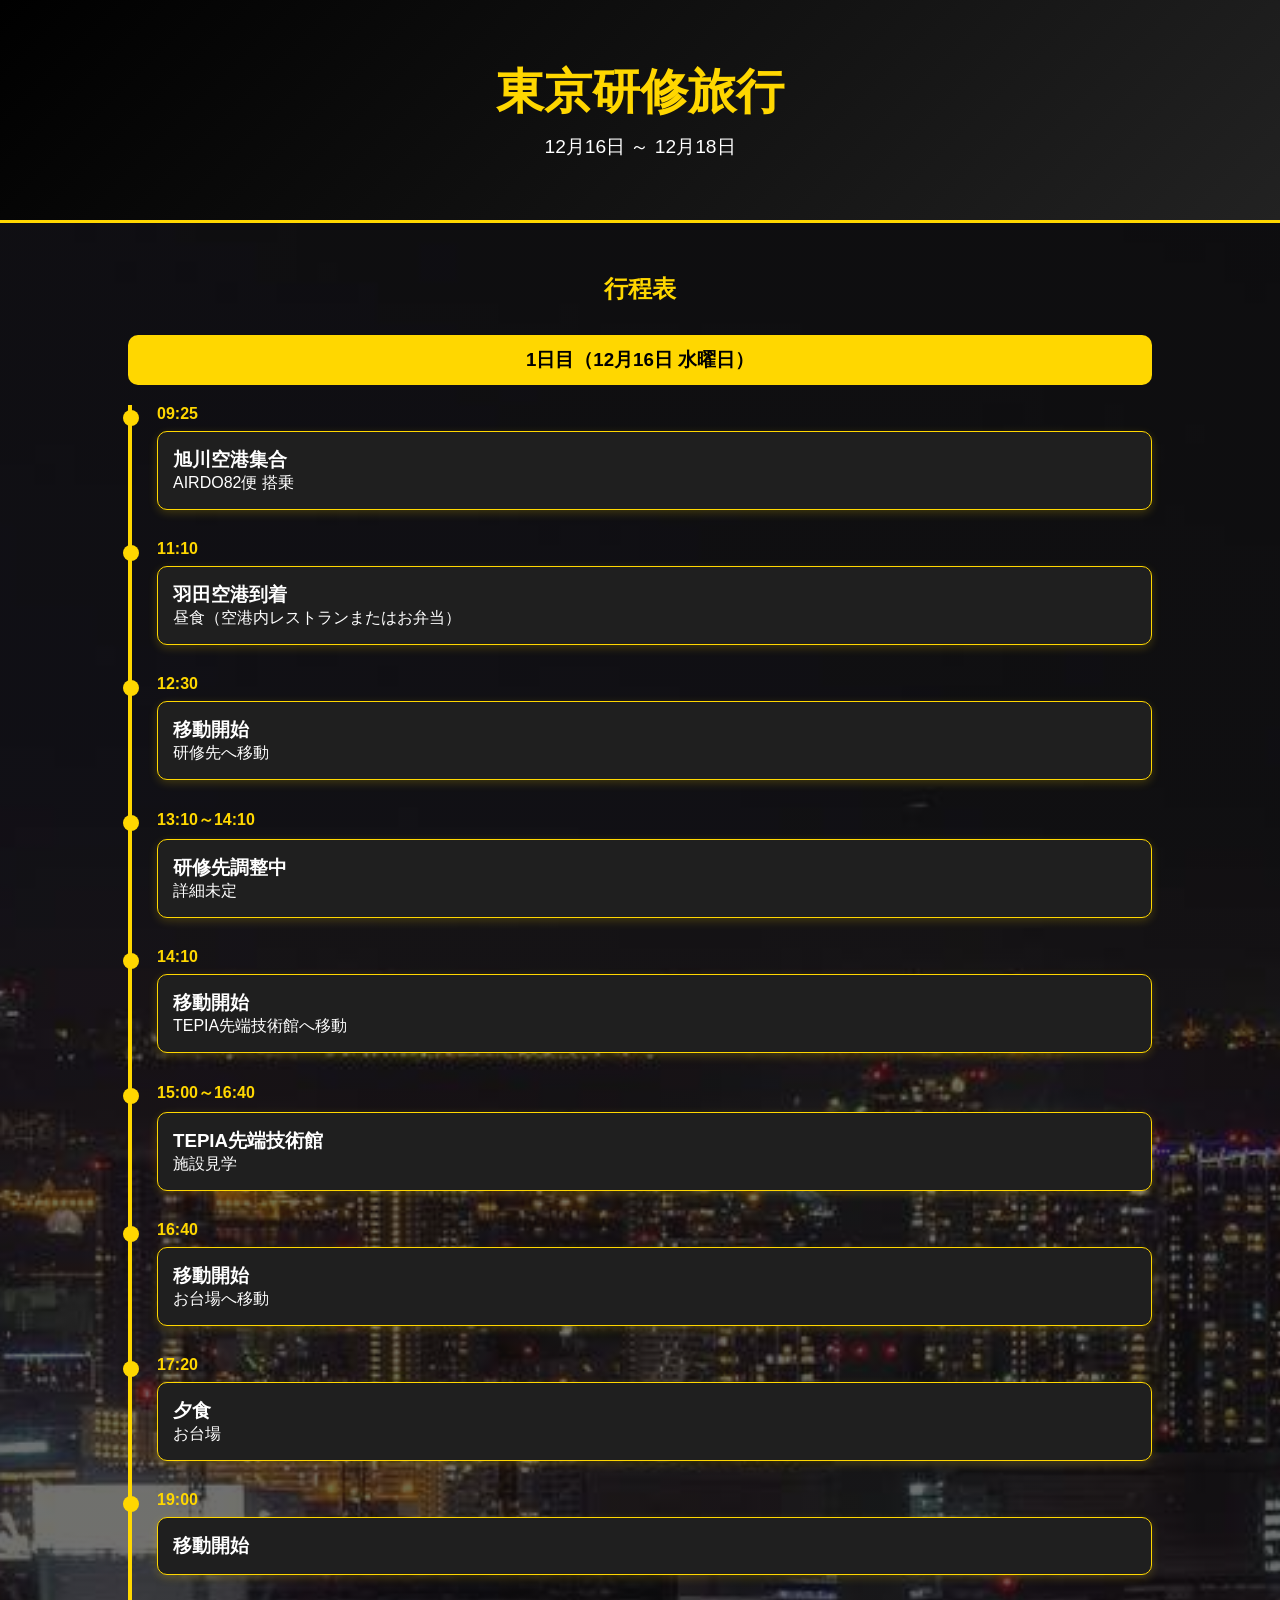
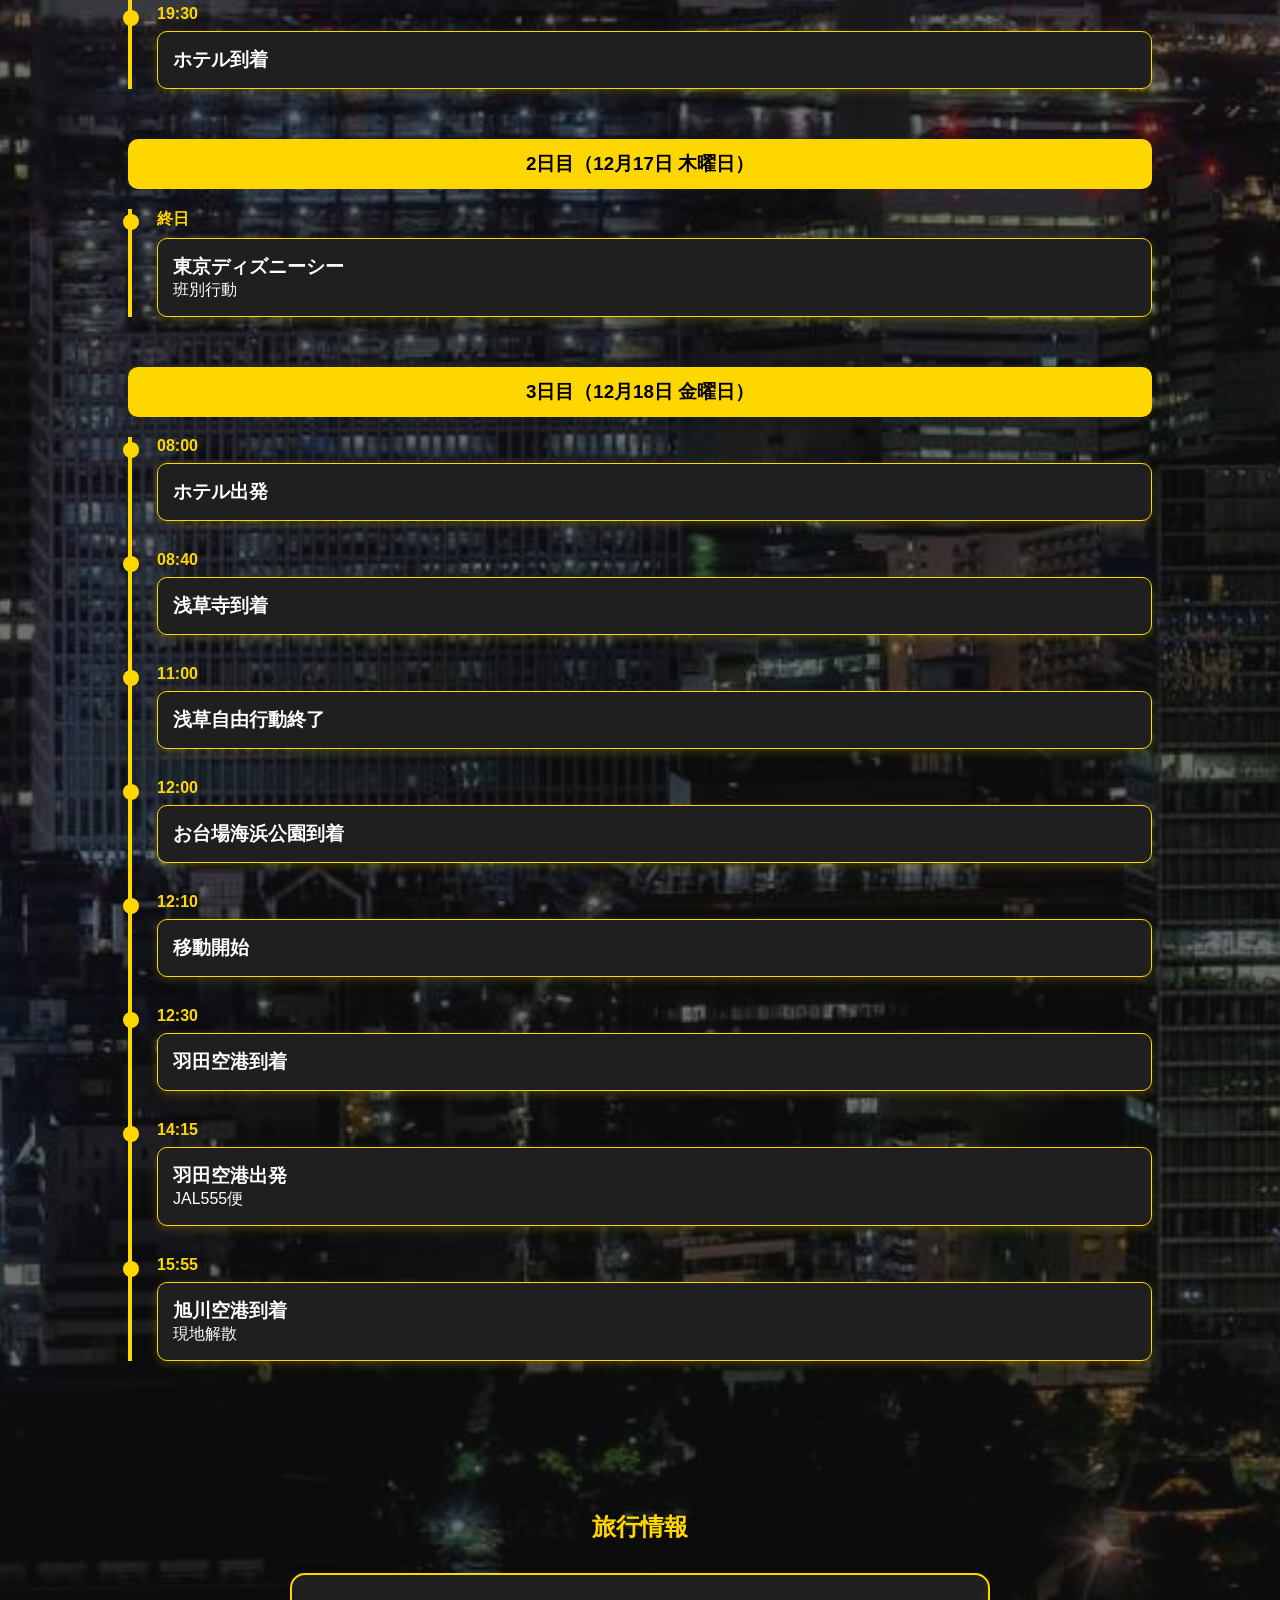
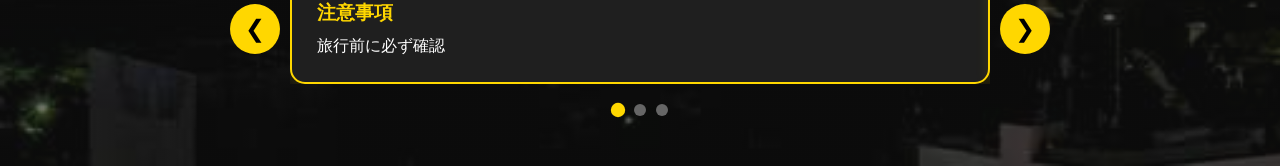
<file: index.html>
<!DOCTYPE html>
<html lang="ja">
<head>
    <meta charset="UTF-8">
    <meta name="viewport" content="width=device-width, initial-scale=1.0">
    <title>東京研修旅行しおり</title>

    <link rel="stylesheet" href="index.css">
</head>

<body>

<header class="hero">
    <h1>東京研修旅行</h1>
    <p>12月16日 ～ 12月18日</p>
</header>

<main>

    <section class="schedule">

        <h2>行程表</h2>

        <!-- 1日目 -->
        <div class="day-section">

            <h3 class="day-title">
                1日目（12月16日 水曜日）
            </h3>

            <div class="timeline">

                <div class="event">
                    <span class="time">09:25</span>
                    <div class="content">
                        <h3>旭川空港集合</h3>
                        <p>AIRDO82便 搭乗</p>
                    </div>
                </div>

                <div class="event">
                    <span class="time">11:10</span>
                    <div class="content">
                        <h3>羽田空港到着</h3>
                        <p>昼食（空港内レストランまたはお弁当）</p>
                    </div>
                </div>

                <div class="event">
                    <span class="time">12:30</span>
                    <div class="content">
                        <h3>移動開始</h3>
                        <p>研修先へ移動</p>
                    </div>
                </div>

                <div class="event">
                    <span class="time">13:10～14:10</span>
                    <div class="content">
                        <h3>研修先調整中</h3>
                        <p>詳細未定</p>
                    </div>
                </div>

                <div class="event">
                    <span class="time">14:10</span>
                    <div class="content">
                        <h3>移動開始</h3>
                        <p>TEPIA先端技術館へ移動</p>
                    </div>
                </div>

                <div class="event">
                    <span class="time">15:00～16:40</span>
                    <div class="content">
                        <h3>TEPIA先端技術館</h3>
                        <p>施設見学</p>
                    </div>
                </div>

                <div class="event">
                    <span class="time">16:40</span>
                    <div class="content">
                        <h3>移動開始</h3>
                        <p>お台場へ移動</p>
                    </div>
                </div>

                <div class="event">
                    <span class="time">17:20</span>
                    <div class="content">
                        <h3>夕食</h3>
                        <p>お台場</p>
                    </div>
                </div>

                <div class="event">
                    <span class="time">19:00</span>
                    <div class="content">
                        <h3>移動開始</h3>
                    </div>
                </div>

                <div class="event">
                    <span class="time">19:30</span>
                    <div class="content">
                        <h3>ホテル到着</h3>
                    </div>
                </div>

            </div>

        </div>

        <!-- 2日目 -->
        <div class="day-section">

            <h3 class="day-title">
                2日目（12月17日 木曜日）
            </h3>

            <div class="timeline">

                <div class="event">
                    <span class="time">終日</span>
                    <div class="content">
                        <h3>東京ディズニーシー</h3>
                        <p>班別行動</p>
                    </div>
                </div>

            </div>

        </div>

        <!-- 3日目 -->
        <div class="day-section">

            <h3 class="day-title">
                3日目（12月18日 金曜日）
            </h3>

            <div class="timeline">

                <div class="event">
                    <span class="time">08:00</span>
                    <div class="content">
                        <h3>ホテル出発</h3>
                    </div>
                </div>

                <div class="event">
                    <span class="time">08:40</span>
                    <div class="content">
                        <h3>浅草寺到着</h3>
                    </div>
                </div>

                <div class="event">
                    <span class="time">11:00</span>
                    <div class="content">
                        <h3>浅草自由行動終了</h3>
                    </div>
                </div>

                <div class="event">
                    <span class="time">12:00</span>
                    <div class="content">
                        <h3>お台場海浜公園到着</h3>
                    </div>
                </div>

                <div class="event">
                    <span class="time">12:10</span>
                    <div class="content">
                        <h3>移動開始</h3>
                    </div>
                </div>

                <div class="event">
                    <span class="time">12:30</span>
                    <div class="content">
                        <h3>羽田空港到着</h3>
                    </div>
                </div>

                <div class="event">
                    <span class="time">14:15</span>
                    <div class="content">
                        <h3>羽田空港出発</h3>
                        <p>JAL555便</p>
                    </div>
                </div>

                <div class="event">
                    <span class="time">15:55</span>
                    <div class="content">
                        <h3>旭川空港到着</h3>
                        <p>現地解散</p>
                    </div>
                </div>

            </div>

        </div>

    </section>

    <!-- 旅行情報 -->
    <section class="info-section">

        <h2>旅行情報</h2>

        <div class="carousel-wrapper">

            <button class="nav-btn prev">
                ❮
            </button>

            <div class="carousel-viewport">

                <div class="carousel" id="carousel">

                    <a href="https://na-nsya.github.io/Na-NSYA/"
                       class="card"
                       target="_blank">

                        <h3>注意事項</h3>
                        <p>旅行前に必ず確認</p>

                    </a>

                    <a href="https://na-nsya.github.io/Na-NSYA/"
                       class="card"
                       target="_blank">

                        <h3>持ちもの</h3>
                        <p>忘れ物チェック</p>

                    </a>

                    <a href="https://example.com/map"
                       class="card"
                       target="_blank">

                        <h3>地図</h3>
                        <p>目的地案内</p>

                    </a>

                </div>

            </div>

            <button class="nav-btn next">
                ❯
            </button>

        </div>

        <div class="indicator-container">

            <span class="indicator active"></span>
            <span class="indicator"></span>
            <span class="indicator"></span>

        </div>

    </section>

</main>

<script src="index.js"></script>

</body>
</html>
</file>
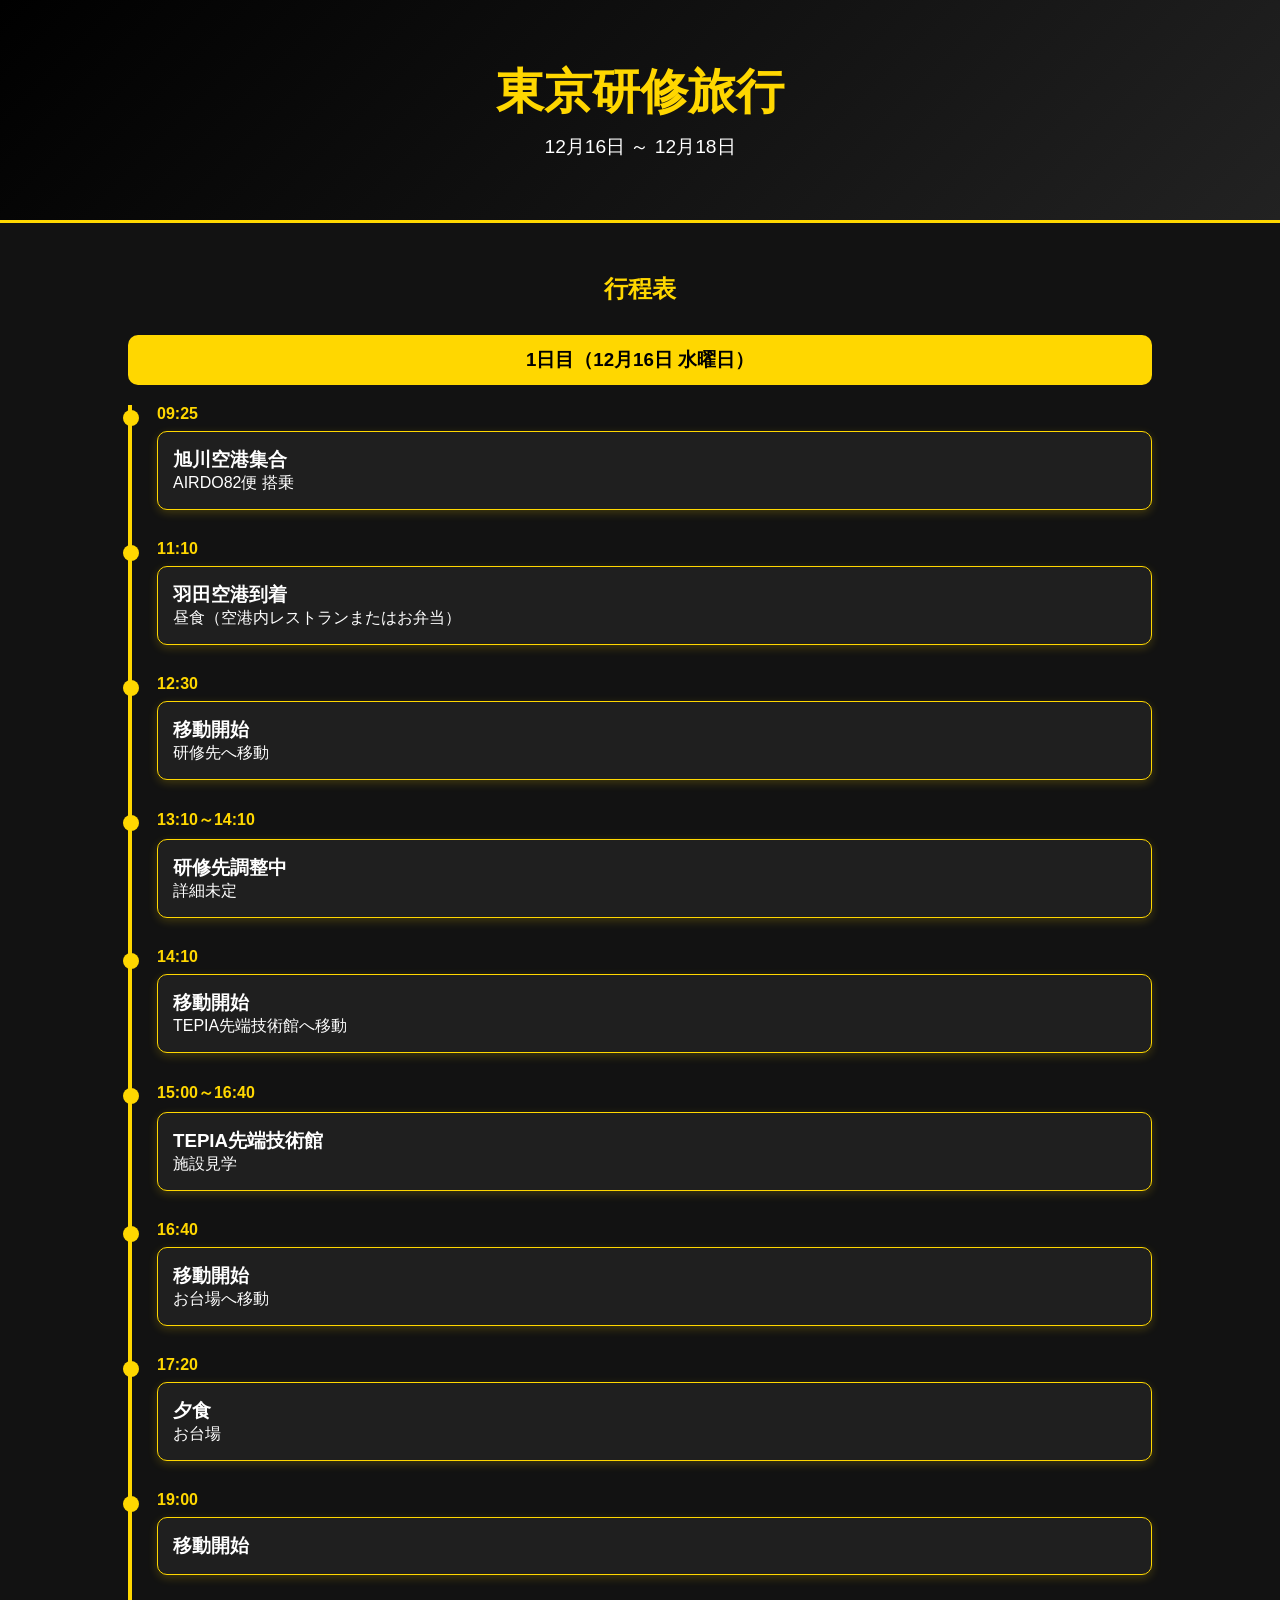
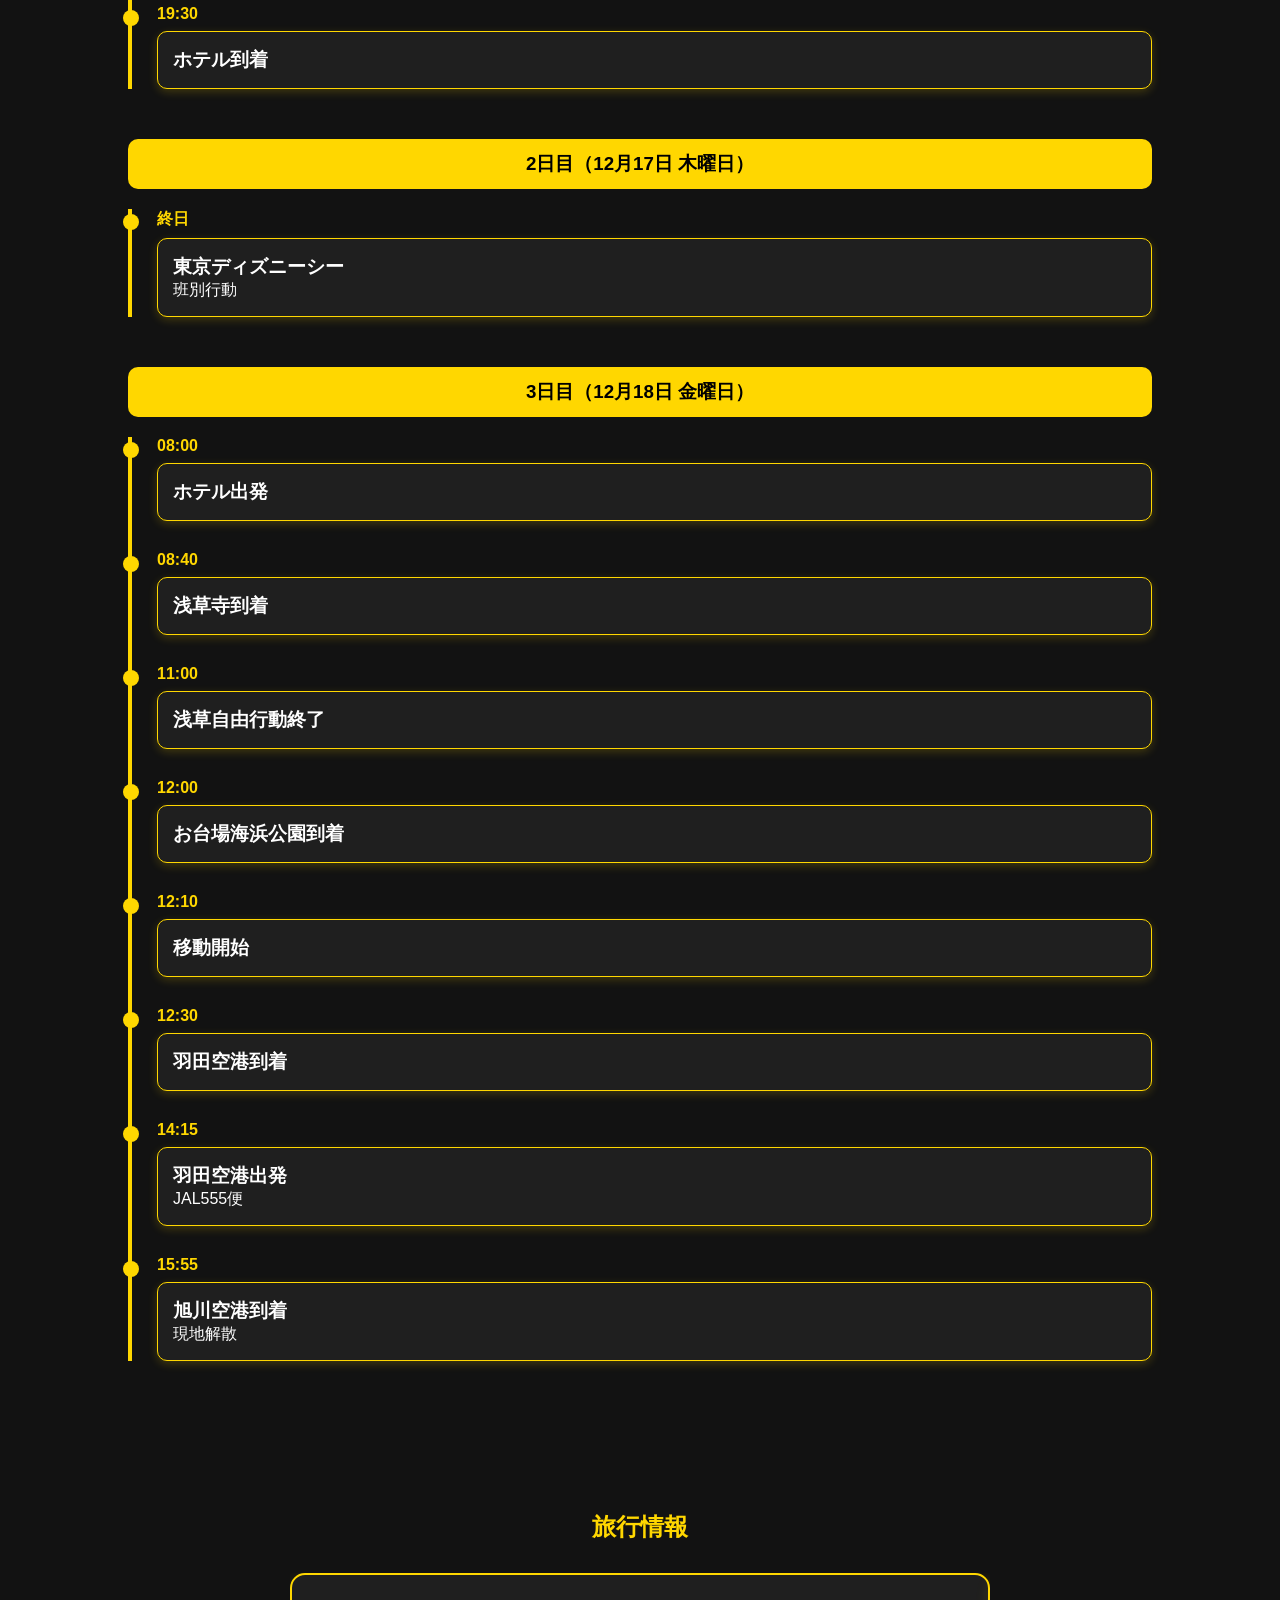
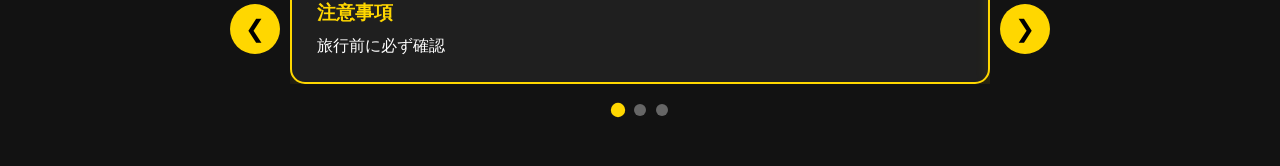
<file: しおり.html>
﻿<!DOCTYPE html>
<html lang="ja">
<head>
    <meta charset="UTF-8">
    <meta name="viewport" content="width=device-width, initial-scale=1.0">
    <title>東京研修旅行しおり</title>

    <link rel="stylesheet" href="しおり.css">
</head>

<body>

<header class="hero">
    <h1>東京研修旅行</h1>
    <p>12月16日 ～ 12月18日</p>
</header>

<main>

    <section class="schedule">

        <h2>行程表</h2>

        <!-- 1日目 -->
        <div class="day-section">

            <h3 class="day-title">
                1日目（12月16日 水曜日）
            </h3>

            <div class="timeline">

                <div class="event">
                    <span class="time">09:25</span>
                    <div class="content">
                        <h3>旭川空港集合</h3>
                        <p>AIRDO82便 搭乗</p>
                    </div>
                </div>

                <div class="event">
                    <span class="time">11:10</span>
                    <div class="content">
                        <h3>羽田空港到着</h3>
                        <p>昼食（空港内レストランまたはお弁当）</p>
                    </div>
                </div>

                <div class="event">
                    <span class="time">12:30</span>
                    <div class="content">
                        <h3>移動開始</h3>
                        <p>研修先へ移動</p>
                    </div>
                </div>

                <div class="event">
                    <span class="time">13:10～14:10</span>
                    <div class="content">
                        <h3>研修先調整中</h3>
                        <p>詳細未定</p>
                    </div>
                </div>

                <div class="event">
                    <span class="time">14:10</span>
                    <div class="content">
                        <h3>移動開始</h3>
                        <p>TEPIA先端技術館へ移動</p>
                    </div>
                </div>

                <div class="event">
                    <span class="time">15:00～16:40</span>
                    <div class="content">
                        <h3>TEPIA先端技術館</h3>
                        <p>施設見学</p>
                    </div>
                </div>

                <div class="event">
                    <span class="time">16:40</span>
                    <div class="content">
                        <h3>移動開始</h3>
                        <p>お台場へ移動</p>
                    </div>
                </div>

                <div class="event">
                    <span class="time">17:20</span>
                    <div class="content">
                        <h3>夕食</h3>
                        <p>お台場</p>
                    </div>
                </div>

                <div class="event">
                    <span class="time">19:00</span>
                    <div class="content">
                        <h3>移動開始</h3>
                    </div>
                </div>

                <div class="event">
                    <span class="time">19:30</span>
                    <div class="content">
                        <h3>ホテル到着</h3>
                    </div>
                </div>

            </div>

        </div>

        <!-- 2日目 -->
        <div class="day-section">

            <h3 class="day-title">
                2日目（12月17日 木曜日）
            </h3>

            <div class="timeline">

                <div class="event">
                    <span class="time">終日</span>
                    <div class="content">
                        <h3>東京ディズニーシー</h3>
                        <p>班別行動</p>
                    </div>
                </div>

            </div>

        </div>

        <!-- 3日目 -->
        <div class="day-section">

            <h3 class="day-title">
                3日目（12月18日 金曜日）
            </h3>

            <div class="timeline">

                <div class="event">
                    <span class="time">08:00</span>
                    <div class="content">
                        <h3>ホテル出発</h3>
                    </div>
                </div>

                <div class="event">
                    <span class="time">08:40</span>
                    <div class="content">
                        <h3>浅草寺到着</h3>
                    </div>
                </div>

                <div class="event">
                    <span class="time">11:00</span>
                    <div class="content">
                        <h3>浅草自由行動終了</h3>
                    </div>
                </div>

                <div class="event">
                    <span class="time">12:00</span>
                    <div class="content">
                        <h3>お台場海浜公園到着</h3>
                    </div>
                </div>

                <div class="event">
                    <span class="time">12:10</span>
                    <div class="content">
                        <h3>移動開始</h3>
                    </div>
                </div>

                <div class="event">
                    <span class="time">12:30</span>
                    <div class="content">
                        <h3>羽田空港到着</h3>
                    </div>
                </div>

                <div class="event">
                    <span class="time">14:15</span>
                    <div class="content">
                        <h3>羽田空港出発</h3>
                        <p>JAL555便</p>
                    </div>
                </div>

                <div class="event">
                    <span class="time">15:55</span>
                    <div class="content">
                        <h3>旭川空港到着</h3>
                        <p>現地解散</p>
                    </div>
                </div>

            </div>

        </div>

    </section>

    <!-- 旅行情報 -->
    <section class="info-section">

        <h2>旅行情報</h2>

        <div class="carousel-wrapper">

            <button class="nav-btn prev">
                ❮
            </button>

            <div class="carousel-viewport">

                <div class="carousel" id="carousel">

                    <a href="https://example.com/caution"
                       class="card"
                       target="_blank">

                        <h3>注意事項</h3>
                        <p>旅行前に必ず確認</p>

                    </a>

                    <a href="https://example.com/items"
                       class="card"
                       target="_blank">

                        <h3>持ちもの</h3>
                        <p>忘れ物チェック</p>

                    </a>

                    <a href="https://example.com/map"
                       class="card"
                       target="_blank">

                        <h3>地図</h3>
                        <p>目的地案内</p>

                    </a>

                </div>

            </div>

            <button class="nav-btn next">
                ❯
            </button>

        </div>

        <div class="indicator-container">

            <span class="indicator active"></span>
            <span class="indicator"></span>
            <span class="indicator"></span>

        </div>

    </section>

</main>

<script src="しおり.js"></script>

</body>
</html>
</file>
<file: index.css>
﻿/* =========================
   共通設定
========================= */

*{
    margin:0;
    padding:0;
    box-sizing:border-box;
}

body{
    font-family:"Yu Gothic",sans-serif;
    color:#ffffff;
    overflow-x:hidden;

    background:
        linear-gradient(
            rgba(18,18,18,0.6),
            rgba(18,18,18,0.6)
        ),
        url("東京タワー夜景.jpg");

    background-size: cover;
    background-position: center;
    background-repeat: no-repeat;
}

/* =========================
   ヘッダー
========================= */

.hero{
    text-align:center;
    padding:60px 20px;

    background:linear-gradient(
        135deg,
        #000000,
        #222222
    );

    border-bottom:3px solid #ffd700;

    color:#ffffff;
}

.hero h1{
    font-size:clamp(2rem,5vw,3rem);
    color:#ffd700;
}

.hero p{
    margin-top:10px;
    font-size:clamp(1rem,3vw,1.2rem);
    color:#ffffff;
}

/* =========================
   行程表
========================= */

.schedule{
    padding:50px 10%;
}

.schedule h2{
    text-align:center;
    margin-bottom:30px;
    color:#ffd700;
}

.day-section{
    margin-bottom:50px;
}

.day-title{
    text-align:center;

    margin-bottom:20px;

    background:#ffd700;
    color:#000000;

    padding:12px;

    border-radius:10px;

    font-weight:bold;
}

.timeline{
    border-left:4px solid #ffd700;
    padding-left:25px;
}

.event{
    position:relative;
    margin-bottom:30px;
}

.event::before{
    content:"";

    width:16px;
    height:16px;

    border-radius:50%;

    background:#ffd700;

    position:absolute;
    left:-34px;
    top:5px;
}

.time{
    font-weight:bold;
    color:#ffd700;
}

.content{
    background:#1f1f1f;

    padding:15px;

    margin-top:8px;

    border-radius:10px;

    color:#ffffff;

    border:1px solid #ffd700;

    box-shadow:
        0 3px 10px rgba(255,215,0,.2);
}

/* =========================
   旅行情報
========================= */

.info-section{
    padding:50px 10%;
}

.info-section h2{
    text-align:center;
    margin-bottom:30px;
    color:#ffd700;
}

/* =========================
   カルーセル
========================= */

.carousel-wrapper{
    display:flex;

    align-items:center;
    justify-content:center;

    width:100%;

    gap:10px;
}

.carousel-viewport{
    flex:1;

    max-width:700px;

    overflow:hidden;
}

.carousel{
    display:flex;

    width:100%;

    transition:transform .4s ease;
}

.card{
    flex:0 0 100%;

    min-width:100%;
    max-width:100%;

    background:#1f1f1f;

    padding:25px;

    border-radius:15px;

    text-decoration:none;

    color:#ffffff;

    border:2px solid #ffd700;

    box-shadow:
        0 5px 15px rgba(255,215,0,.15);
}

.card:hover{
    transform:translateY(-4px);
}

.card h3{
    color:#ffd700;
    margin-bottom:10px;
}

/* =========================
   カルーセルボタン
========================= */

.nav-btn{
    width:50px;
    height:50px;

    min-width:50px;
    min-height:50px;

    border:none;
    border-radius:50%;

    background:#ffd700;
    color:#000000;

    font-size:24px;

    display:flex;
    justify-content:center;
    align-items:center;

    cursor:pointer;
}

.nav-btn:hover{
    background:#fff4b0;
}

/* =========================
   インジケーター
========================= */

.indicator-container{
    display:flex;
    justify-content:center;

    gap:10px;

    margin-top:20px;
}

.indicator{
    width:12px;
    height:12px;

    border-radius:50%;

    background:#666666;

    cursor:pointer;

    transition:.3s;
}

.indicator.active{
    background:#ffd700;
    transform:scale(1.2);
}

/* =========================
   スマホ対応
========================= */

@media screen and (max-width:480px){

    body{
        background-position: 60% center;
    } 
   
   .schedule{
        padding:20px;
    }

    .info-section{
        padding:20px;
    }

    .hero{
        padding:40px 15px;
    }

    .timeline{
        padding-left:20px;
    }

    .event::before{
        left:-29px;
    }

    .carousel-wrapper{
        gap:5px;
    }

    .carousel-viewport{
        max-width:calc(100vw - 100px);
    }

    .card{
        padding:15px;
    }

    .card h3{
        font-size:1rem;
    }

    .card p{
        font-size:0.9rem;
    }

    .nav-btn{
        width:40px;
        height:40px;

        min-width:40px;
        min-height:40px;

        max-width:40px;
        max-height:40px;

        font-size:18px;
    }

     .container {
        position: relative;
        z-index: 1;
    }

    .container::before {
        content: "";
        position: absolute;
        inset: 0;
        background-image: url("東京タワー夜景.jpg");
        background-size: cover;
        background-position: center;
        opacity: 0.2; /* 透明度 */
        z-index: -1;
    }
}
</file>
<file: しおり.css>
﻿/* =========================
   共通設定
========================= */

*{
    margin:0;
    padding:0;
    box-sizing:border-box;
}

body{
    font-family:"Yu Gothic",sans-serif;
    background:#121212;
    color:#ffffff;
    overflow-x:hidden;
}

/* =========================
   ヘッダー
========================= */

.hero{
    text-align:center;
    padding:60px 20px;

    background:linear-gradient(
        135deg,
        #000000,
        #222222
    );

    border-bottom:3px solid #ffd700;

    color:#ffffff;
}

.hero h1{
    font-size:clamp(2rem,5vw,3rem);
    color:#ffd700;
}

.hero p{
    margin-top:10px;
    font-size:clamp(1rem,3vw,1.2rem);
    color:#ffffff;
}

/* =========================
   行程表
========================= */

.schedule{
    padding:50px 10%;
}

.schedule h2{
    text-align:center;
    margin-bottom:30px;
    color:#ffd700;
}

.day-section{
    margin-bottom:50px;
}

.day-title{
    text-align:center;

    margin-bottom:20px;

    background:#ffd700;
    color:#000000;

    padding:12px;

    border-radius:10px;

    font-weight:bold;
}

.timeline{
    border-left:4px solid #ffd700;
    padding-left:25px;
}

.event{
    position:relative;
    margin-bottom:30px;
}

.event::before{
    content:"";

    width:16px;
    height:16px;

    border-radius:50%;

    background:#ffd700;

    position:absolute;
    left:-34px;
    top:5px;
}

.time{
    font-weight:bold;
    color:#ffd700;
}

.content{
    background:#1f1f1f;

    padding:15px;

    margin-top:8px;

    border-radius:10px;

    color:#ffffff;

    border:1px solid #ffd700;

    box-shadow:
        0 3px 10px rgba(255,215,0,.2);
}

/* =========================
   旅行情報
========================= */

.info-section{
    padding:50px 10%;
}

.info-section h2{
    text-align:center;
    margin-bottom:30px;
    color:#ffd700;
}

/* =========================
   カルーセル
========================= */

.carousel-wrapper{
    display:flex;

    align-items:center;
    justify-content:center;

    width:100%;

    gap:10px;
}

.carousel-viewport{
    flex:1;

    max-width:700px;

    overflow:hidden;
}

.carousel{
    display:flex;

    width:100%;

    transition:transform .4s ease;
}

.card{
    flex:0 0 100%;

    min-width:100%;
    max-width:100%;

    background:#1f1f1f;

    padding:25px;

    border-radius:15px;

    text-decoration:none;

    color:#ffffff;

    border:2px solid #ffd700;

    box-shadow:
        0 5px 15px rgba(255,215,0,.15);
}

.card:hover{
    transform:translateY(-4px);
}

.card h3{
    color:#ffd700;
    margin-bottom:10px;
}

/* =========================
   カルーセルボタン
========================= */

.nav-btn{
    width:50px;
    height:50px;

    min-width:50px;
    min-height:50px;

    border:none;
    border-radius:50%;

    background:#ffd700;
    color:#000000;

    font-size:24px;

    display:flex;
    justify-content:center;
    align-items:center;

    cursor:pointer;
}

.nav-btn:hover{
    background:#fff4b0;
}

/* =========================
   インジケーター
========================= */

.indicator-container{
    display:flex;
    justify-content:center;

    gap:10px;

    margin-top:20px;
}

.indicator{
    width:12px;
    height:12px;

    border-radius:50%;

    background:#666666;

    cursor:pointer;

    transition:.3s;
}

.indicator.active{
    background:#ffd700;
    transform:scale(1.2);
}

/* =========================
   スマホ対応
========================= */

@media screen and (max-width:480px){

    .schedule{
        padding:20px;
    }

    .info-section{
        padding:20px;
    }

    .hero{
        padding:40px 15px;
    }

    .timeline{
        padding-left:20px;
    }

    .event::before{
        left:-29px;
    }

    .carousel-wrapper{
        gap:5px;
    }

    .carousel-viewport{
        max-width:calc(100vw - 100px);
    }

    .card{
        padding:15px;
    }

    .card h3{
        font-size:1rem;
    }

    .card p{
        font-size:0.9rem;
    }

    .nav-btn{
        width:40px;
        height:40px;

        min-width:40px;
        min-height:40px;

        max-width:40px;
        max-height:40px;

        font-size:18px;
    }

    background:
    linear-gradient(
    rgba(0,0,0,0.75),
    rgba(0,0,0,0.75)
    ),
    url("東京タワー夜景.jpg");

}
</file>
